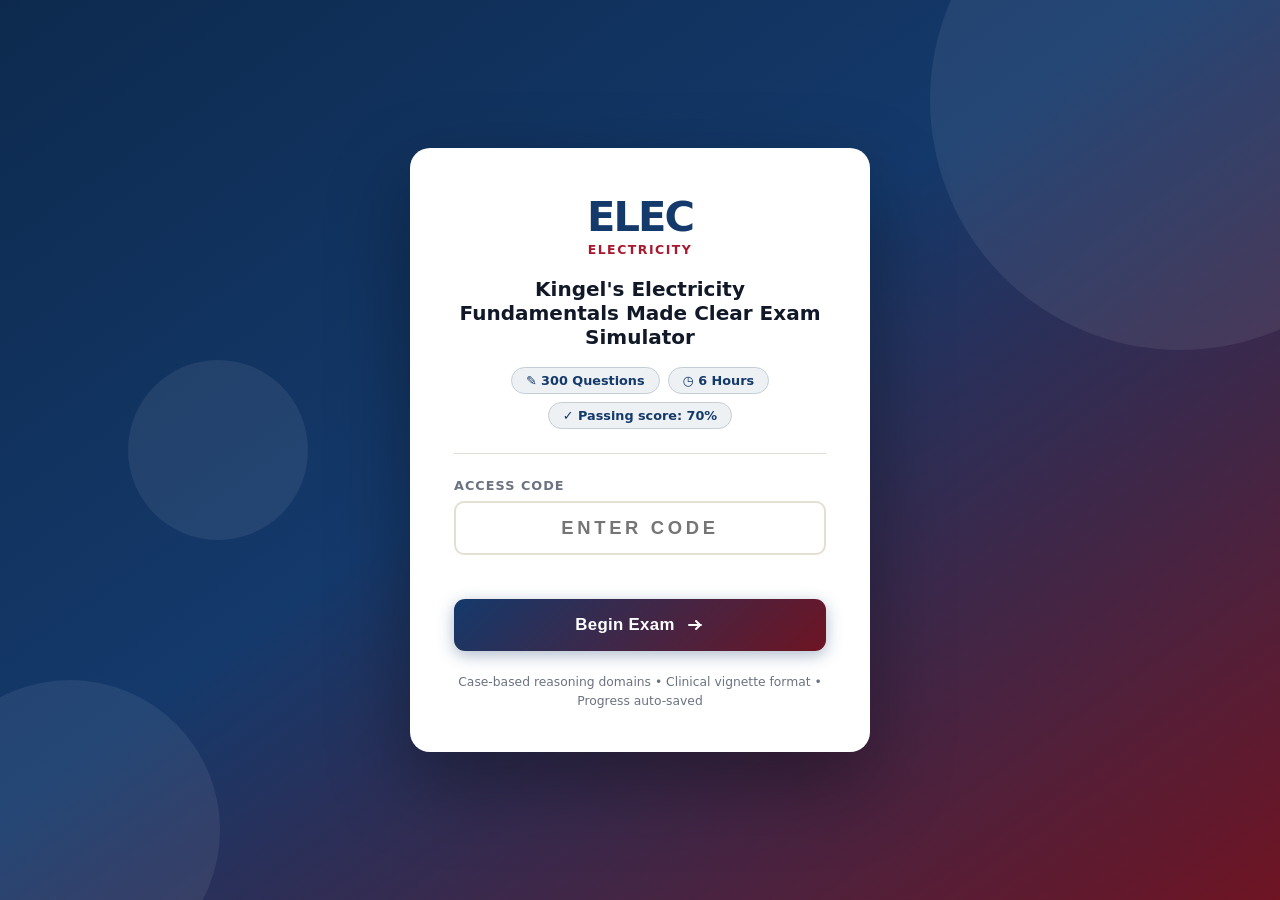
<file: index.html>
<!DOCTYPE html>
<html lang="en">
<head>
  <meta charset="UTF-8" />
  <meta name="viewport" content="width=device-width, initial-scale=1.0" />
  <title>Kingel's Electricity Fundamentals Made Clear - Exam Simulator</title>
  <link rel="stylesheet" href="style.css?v=1" />
</head>
<body>

<!-- ── Access Gate ──────────────────────────────────────────────────────── -->
<div id="access-gate">
  <div class="gate-bg-shapes">
    <div class="shape shape-1"></div>
    <div class="shape shape-2"></div>
    <div class="shape shape-3"></div>
  </div>
  <div class="gate-card">
    <div class="gate-logo">
      <div class="logo-badge">ELEC</div>
      <div class="logo-sub">Electricity</div>
    </div>

    <div class="gate-title">Kingel's Electricity Fundamentals Made Clear Exam Simulator</div>
    <div class="gate-meta-row">
      <div class="gate-chip">&#9998; 300 Questions</div>
      <div class="gate-chip">&#9719; 6 Hours</div>
      <div class="gate-chip">&#10003; Passing score: 70%</div>
    </div>

    <div class="gate-divider"></div>

    <label for="access-code-input">Access Code</label>
    <div class="input-wrap">
      <input
        type="text"
        id="access-code-input"
        placeholder="Enter code"
        maxlength="20"
        autocomplete="off"
        spellcheck="false"
      />
    </div>
    <div class="error-msg" id="gate-error"></div>
    <button class="btn-start" id="gate-submit">
      <span>Begin Exam</span>
      <svg width="20" height="20" viewBox="0 0 20 20" fill="none"><path d="M4 10h12M11 6l4 4-4 4" stroke="currentColor" stroke-width="2" stroke-linecap="round" stroke-linejoin="round"/></svg>
    </button>

    <div class="gate-footer">
      Case-based reasoning domains &bull; Clinical vignette format &bull; Progress auto-saved
    </div>
  </div>
</div>

<!-- ── Exam App ─────────────────────────────────────────────────────────── -->
<div id="exam-app">

  <!-- Header -->
  <header class="exam-header">
    <div class="brand">
      <span class="brand-ne">Electricity</span>
      <span class="brand-label">Simulator</span>
    </div>

    <div class="header-center">
      <div class="progress-info">
        <span id="progress-text">0 of 300 answered</span>
      </div>
    </div>

    <div class="timer-block" id="timer-block">
      <div class="timer-icon">&#9716;</div>
      <div>
        <div class="timer-label">Time Left</div>
        <div class="timer-value" id="timer-value">06:00:00</div>
      </div>
    </div>

    <button class="btn-submit-header" id="btn-submit-header">&#10003; Submit</button>

    <button class="btn-map-toggle" id="btn-map-toggle" title="Question Map">
      <svg width="18" height="18" viewBox="0 0 18 18" fill="none"><rect x="1" y="1" width="4" height="4" rx="1" fill="currentColor"/><rect x="7" y="1" width="4" height="4" rx="1" fill="currentColor"/><rect x="13" y="1" width="4" height="4" rx="1" fill="currentColor"/><rect x="1" y="7" width="4" height="4" rx="1" fill="currentColor"/><rect x="7" y="7" width="4" height="4" rx="1" fill="currentColor"/><rect x="13" y="7" width="4" height="4" rx="1" fill="currentColor"/><rect x="1" y="13" width="4" height="4" rx="1" fill="currentColor"/><rect x="7" y="13" width="4" height="4" rx="1" fill="currentColor"/><rect x="13" y="13" width="4" height="4" rx="1" fill="currentColor"/></svg>
      Map
    </button>
  </header>

  <!-- Mobile Question Map Overlay -->
  <div id="mobile-map-overlay">
    <div id="mobile-map-panel">
      <div class="mobile-map-header">
        <span>Question Navigator</span>
        <button id="mobile-map-close">&#10005;</button>
      </div>
      <div class="legend-row" style="padding:0 16px 10px;">
        <div class="legend-item"><div class="legend-dot answered-d"></div> Answered</div>
        <div class="legend-item"><div class="legend-dot flagged-d"></div> Flagged</div>
        <div class="legend-item"><div class="legend-dot current-d"></div> Current</div>
        <div class="legend-item"><div class="legend-dot unanswered-d"></div> Unanswered</div>
      </div>
      <div class="q-grid" id="q-grid-mobile"></div>
      <button class="btn-submit-mobile" id="btn-submit-mobile">&#10003; Submit Exam</button>
    </div>
  </div>

  <!-- Progress bar -->
  <div class="progress-bar-wrap">
    <div class="progress-bar-fill" id="progress-fill" style="width:0%"></div>
  </div>

  <!-- Body -->
  <div class="exam-body">

    <!-- Question Card -->
    <div class="question-card">
      <div class="q-meta">
        <div class="q-num" id="q-num-label">Question 1 of 300</div>
        <div class="q-meta-right">
          <span class="domain-badge" id="domain-badge">Domain</span>
          <button class="flag-btn" id="flag-btn" title="Flag for review">
            <svg width="16" height="16" viewBox="0 0 16 16" fill="none"><path d="M3 2v12M3 2h8l-2 4 2 4H3" stroke="currentColor" stroke-width="1.5" stroke-linecap="round" stroke-linejoin="round"/></svg>
            <span id="flag-label">Flag</span>
          </button>
        </div>
      </div>

      <div class="question-text" id="question-text">Loading...</div>

      <ul class="options-list" id="options-list"></ul>

      <div class="explanation-panel" id="explanation-panel"></div>

      <div class="q-nav">
        <button class="btn-nav btn-prev" id="btn-prev">
          <svg width="16" height="16" viewBox="0 0 16 16" fill="none"><path d="M10 3L5 8l5 5" stroke="currentColor" stroke-width="2" stroke-linecap="round" stroke-linejoin="round"/></svg>
          Previous
        </button>
        <button class="btn-nav btn-next" id="btn-next">
          Next
          <svg width="16" height="16" viewBox="0 0 16 16" fill="none"><path d="M6 3l5 5-5 5" stroke="currentColor" stroke-width="2" stroke-linecap="round" stroke-linejoin="round"/></svg>
        </button>
      </div>
    </div>

    <!-- Side Panel -->
    <aside class="side-panel">
      <div class="side-card">
        <h3>Progress</h3>
        <div class="stats-grid">
          <div class="stat-box answered-box">
            <div class="stat-num" id="stat-answered">0</div>
            <div class="stat-label">Answered</div>
          </div>
          <div class="stat-box flagged-box">
            <div class="stat-num" id="stat-flagged">0</div>
            <div class="stat-label">Flagged</div>
          </div>
          <div class="stat-box remaining-box">
            <div class="stat-num" id="stat-remaining">300</div>
            <div class="stat-label">Remaining</div>
          </div>
        </div>
      </div>

      <div class="side-card">
        <h3>Question Navigator</h3>
        <div class="legend-row">
          <div class="legend-item"><div class="legend-dot answered-d"></div> Answered</div>
          <div class="legend-item"><div class="legend-dot flagged-d"></div> Flagged</div>
          <div class="legend-item"><div class="legend-dot current-d"></div> Current</div>
          <div class="legend-item"><div class="legend-dot unanswered-d"></div> Unanswered</div>
        </div>
        <div class="q-grid" id="q-grid"></div>
      </div>

      <div class="side-card submit-card">
        <button class="btn-submit-side" id="btn-submit-exam">&#10003; Submit Exam</button>
        <div class="submit-note">All 300 questions must be answered</div>
      </div>

      <div class="side-card tips-card">
        <div class="tips-icon">&#128161;</div>
        <div class="tips-text">
          Flag questions to revisit. Navigate freely, your progress saves automatically.
        </div>
      </div>
    </aside>
  </div>
</div>

<!-- ── Submit Modal ──────────────────────────────────────────────────── -->
<div id="submit-modal-overlay">
  <div id="submit-modal">
    <div class="sm-icon" id="sm-icon"></div>
    <div class="sm-title" id="sm-title"></div>
    <div class="sm-body"  id="sm-body"></div>
    <div class="sm-actions" id="sm-actions"></div>
  </div>
</div>

<!-- ── Results Page ──────────────────────────────────────────────────────── -->
<div id="results-page">
  <div class="results-container">

    <div class="results-header">
      <div class="results-logo">ELEC</div>
      <h1>Exam Complete</h1>
      <p id="res-timeout-msg" style="display:none;" class="timeout-msg">Time expired. Exam was auto-submitted.</p>
    </div>

    <div class="score-block">
      <div class="score-card score-main" id="res-status-card">
        <div class="sc-icon" id="res-icon">&#9733;</div>
        <div class="sc-value" id="res-status">...</div>
        <div class="sc-sub" id="res-sub">...</div>
      </div>
      <div class="score-card">
        <div class="sc-label">Score</div>
        <div class="sc-value" id="res-score">...</div>
        <div class="sc-sub">Questions correct</div>
      </div>
      <div class="score-card">
        <div class="sc-label">Percentage</div>
        <div class="sc-value" id="res-pct">...</div>
        <div class="sc-sub">Passing score: 70%</div>
      </div>
    </div>

    <div class="domain-breakdown">
      <h2>&#9000; Performance by Domain</h2>
      <div id="domain-breakdown-rows"></div>
    </div>

    <div class="results-actions">
      <button class="btn-results secondary" id="btn-print">&#128438; Print Results</button>
      <button class="btn-results primary" id="btn-reset">&#8635; New Exam</button>
    </div>

    <div class="review-controls">
      <h2>Answer Review</h2>
      <div class="review-filter">
        <button class="filter-btn active" data-filter="all">All 300</button>
        <button class="filter-btn" data-filter="wrong">Wrong Only</button>
        <button class="filter-btn" data-filter="correct">Correct Only</button>
      </div>
    </div>
    <div id="review-list"></div>

  </div>
</div>

<script src="questions.js?v=1"></script>
<script src="app.js?v=1"></script>
</body>
</html>
</file>
<file: style.css>
/* Kingel's Electricity Fundamentals Made Clear 2026, Exam Simulator Styles */
*, *::before, *::after { box-sizing: border-box; margin: 0; padding: 0; }

:root {
  --crimson:    #14396B;
  --crimson-dk: #0D2A4E;
  --gold:       #A6192E;
  --gold-lt:    #D4894F;
  --teal:       #37607A;
  --green:      #059669;
  --red:        #DC2626;
  --white:      #FFFFFF;
  --bg:         #F6F3EC;
  --card-bg:    #FFFFFF;
  --border:     #E3DFD3;
  --text:       #111827;
  --muted:      #6B7280;
  --correct-bg:     #D1FAE5;
  --correct-border: #059669;
  --wrong-bg:       #FEE2E2;
  --wrong-border:   #DC2626;
  --selected-bg:    #EEF1F3;
  --selected-border:#14396B;
  --radius:     12px;
  --shadow:     0 2px 16px rgba(0,0,0,0.07);
}

body {
  font-family: 'Segoe UI', system-ui, -apple-system, sans-serif;
  background: var(--bg);
  color: var(--text);
  min-height: 100vh;
  font-size: 15px;
}

/* ── Access Gate ──────────────────────────────────────────────────── */
#access-gate {
  display: flex;
  align-items: center;
  justify-content: center;
  min-height: 100vh;
  background: linear-gradient(145deg, #0D2A4E 0%, #14396B 45%, #6E1423 100%);
  position: relative;
  overflow: hidden;
}

.gate-bg-shapes { position: absolute; inset: 0; pointer-events: none; }
.shape {
  position: absolute;
  border-radius: 50%;
  opacity: 0.07;
  background: white;
}
.shape-1 { width: 500px; height: 500px; top: -150px; right: -150px; }
.shape-2 { width: 300px; height: 300px; bottom: -80px; left: -80px; }
.shape-3 { width: 180px; height: 180px; top: 40%; left: 10%; }

.gate-card {
  position: relative;
  background: var(--white);
  border-radius: 20px;
  padding: 48px 44px 40px;
  max-width: 460px;
  width: 90%;
  box-shadow: 0 32px 80px rgba(0,0,0,0.35);
}

.gate-logo { text-align: center; margin-bottom: 20px; }

.logo-badge {
  display: inline-block;
  font-size: 2.6rem;
  font-weight: 900;
  color: var(--crimson);
  letter-spacing: -2px;
  line-height: 1;
}
.logo-badge span { color: var(--gold); }

.logo-sub {
  font-size: 0.78rem;
  font-weight: 600;
  color: var(--gold);
  text-transform: uppercase;
  letter-spacing: 0.12em;
  margin-top: 4px;
}

.gate-title {
  font-size: 1.25rem;
  font-weight: 700;
  color: var(--text);
  text-align: center;
  margin-bottom: 18px;
}

.gate-meta-row {
  display: flex;
  gap: 8px;
  justify-content: center;
  flex-wrap: wrap;
  margin-bottom: 24px;
}

.gate-chip {
  padding: 5px 14px;
  border-radius: 20px;
  background: #EEF1F3;
  color: var(--crimson);
  font-size: 0.8rem;
  font-weight: 700;
  border: 1.5px solid #C3CED6;
}

.gate-divider { height: 1px; background: var(--border); margin-bottom: 24px; }

.gate-card label {
  display: block;
  font-size: 0.8rem;
  font-weight: 700;
  color: var(--muted);
  text-transform: uppercase;
  letter-spacing: 0.08em;
  margin-bottom: 8px;
}

.input-wrap { position: relative; margin-bottom: 6px; }

.input-wrap input {
  width: 100%;
  padding: 14px 20px;
  border: 2px solid var(--border);
  border-radius: 10px;
  font-size: 1.15rem;
  font-weight: 700;
  letter-spacing: 0.2em;
  text-align: center;
  text-transform: uppercase;
  outline: none;
  transition: border-color 0.2s, box-shadow 0.2s;
  color: var(--crimson);
}
.input-wrap input:focus {
  border-color: var(--crimson);
  box-shadow: 0 0 0 3px rgba(20,57,107,0.12);
}

.error-msg {
  color: var(--red);
  font-size: 0.85rem;
  text-align: center;
  min-height: 22px;
  margin-bottom: 4px;
}

.btn-start {
  display: flex;
  align-items: center;
  justify-content: center;
  gap: 10px;
  width: 100%;
  padding: 16px;
  background: linear-gradient(135deg, var(--crimson) 0%, #6E1423 100%);
  color: var(--white);
  border: none;
  border-radius: 11px;
  font-size: 1.05rem;
  font-weight: 800;
  cursor: pointer;
  margin-top: 16px;
  transition: transform 0.15s, box-shadow 0.15s;
  letter-spacing: 0.02em;
  box-shadow: 0 4px 16px rgba(20,57,107,0.35);
}
.btn-start:hover { transform: translateY(-1px); box-shadow: 0 6px 20px rgba(20,57,107,0.45); }
.btn-start:active { transform: scale(0.98); }

.gate-footer {
  margin-top: 22px;
  text-align: center;
  font-size: 0.77rem;
  color: var(--muted);
  line-height: 1.6;
}

/* ── Main Exam Layout ─────────────────────────────────────────── */
#exam-app { display: none; min-height: 100vh; }

.exam-header {
  background: var(--crimson);
  color: var(--white);
  padding: 0 24px;
  height: 58px;
  display: flex;
  align-items: center;
  justify-content: space-between;
  position: sticky;
  top: 0;
  z-index: 100;
  box-shadow: 0 2px 12px rgba(0,0,0,0.25);
}

.brand {
  display: flex;
  align-items: baseline;
  gap: 2px;
  font-weight: 900;
  font-size: 1.25rem;
  letter-spacing: -0.5px;
}
.brand-ne { color: white; }
.brand-dot { color: var(--gold-lt); }
.brand-bc { color: var(--gold-lt); }
.brand-label {
  font-size: 0.72rem;
  font-weight: 600;
  color: rgba(255,255,255,0.55);
  letter-spacing: 0.06em;
  text-transform: uppercase;
  margin-left: 8px;
  align-self: center;
}

.header-center { flex: 1; text-align: center; }
.progress-info { font-size: 0.82rem; font-weight: 600; color: rgba(255,255,255,0.7); }

.timer-block {
  display: flex;
  align-items: center;
  gap: 8px;
  background: rgba(255,255,255,0.1);
  border: 1px solid rgba(255,255,255,0.18);
  border-radius: 9px;
  padding: 6px 14px;
}

.timer-icon { font-size: 1rem; opacity: 0.7; }
.timer-label { font-size: 0.65rem; font-weight: 700; color: rgba(255,255,255,0.6); text-transform: uppercase; letter-spacing: 0.06em; line-height: 1; }
.timer-value { font-size: 1.2rem; font-weight: 900; font-variant-numeric: tabular-nums; line-height: 1.2; }
.timer-value.warning { color: #FCD34D; }
.timer-value.critical { color: #FCA5A5; animation: pulse 1s infinite; }

@keyframes pulse { 0%,100%{ opacity:1; } 50%{ opacity:0.4; } }

.progress-bar-wrap { background: rgba(0,0,0,0.08); height: 5px; }
.progress-bar-fill {
  height: 5px;
  background: linear-gradient(90deg, var(--gold), var(--gold-lt));
  transition: width 0.4s ease;
}

.exam-body {
  display: grid;
  grid-template-columns: 1fr 280px;
  gap: 0;
  max-width: 1160px;
  margin: 0 auto;
  padding: 24px 16px;
  align-items: start;
}

.question-card {
  background: var(--card-bg);
  border-radius: var(--radius);
  padding: 34px 38px;
  box-shadow: var(--shadow);
  margin-right: 20px;
  border: 1px solid var(--border);
}

.q-meta {
  display: flex;
  align-items: center;
  justify-content: space-between;
  margin-bottom: 22px;
}

.q-num {
  font-size: 0.8rem;
  font-weight: 700;
  color: var(--muted);
  text-transform: uppercase;
  letter-spacing: 0.06em;
}

.q-meta-right { display: flex; align-items: center; gap: 10px; }

.domain-badge {
  font-size: 0.72rem;
  font-weight: 800;
  padding: 4px 12px;
  border-radius: 20px;
  color: white;
  text-transform: uppercase;
  letter-spacing: 0.06em;
}

/* Kingel's Electricity Fundamentals Made Clear domain badge colors */
.domain-badge.safety           { background: #22304A; }
.domain-badge.fundamentals     { background: #7B0D1E; }
.domain-badge.dc_theory        { background: #0E4D57; }
.domain-badge.dc_circuits      { background: #B5651D; }
.domain-badge.wiring           { background: #5B1E8A; }
.domain-badge.components       { background: #14396B; }
.domain-badge.sources          { background: #2D6A4F; }
.domain-badge.magnetism        { background: #6B4423; }
.domain-badge.instruments      { background: #8B1A1A; }
.domain-badge.ac_theory        { background: #4A2545; }
.domain-badge.three_phase      { background: #0A7E8C; }
.domain-badge.transformers     { background: #1F4D3D; }
.domain-badge.motors           { background: #263845; }
.domain-badge.controls         { background: #A6192E; }
.domain-badge.protection       { background: #24445C; }
.domain-badge.electronics      { background: #C47A00; }
.domain-badge.troubleshooting  { background: #8B5FBF; }

.flag-btn {
  display: flex;
  align-items: center;
  gap: 5px;
  background: var(--bg);
  border: 1.5px solid var(--border);
  border-radius: 8px;
  font-size: 0.78rem;
  font-weight: 600;
  color: var(--muted);
  padding: 5px 10px;
  cursor: pointer;
  transition: all 0.18s;
}
.flag-btn:hover { border-color: var(--gold); color: #92400E; background: #FFFBEB; }
.flag-btn.flagged { background: #FEF3C7; border-color: #F59E0B; color: #92400E; }

.question-text {
  font-size: 1.04rem;
  font-weight: 600;
  line-height: 1.7;
  color: var(--text);
  margin-bottom: 28px;
}

.options-list { list-style: none; display: flex; flex-direction: column; gap: 10px; }

.option-item {
  display: flex;
  align-items: center;
  gap: 14px;
  padding: 14px 18px;
  border: 2px solid var(--border);
  border-radius: 10px;
  cursor: pointer;
  transition: all 0.15s;
  background: var(--card-bg);
}

.option-item:hover:not(.disabled) {
  border-color: var(--crimson);
  background: #EEF1F3;
  transform: translateX(2px);
}

.option-item.selected { border-color: var(--selected-border); background: var(--selected-bg); }
.option-item.correct  { border-color: var(--correct-border); background: var(--correct-bg); }
.option-item.wrong    { border-color: var(--wrong-border); background: var(--wrong-bg); }
.option-item.disabled { cursor: default; pointer-events: none; transform: none; }

.option-letter {
  flex-shrink: 0;
  width: 30px;
  height: 30px;
  border-radius: 50%;
  border: 2px solid var(--border);
  display: flex;
  align-items: center;
  justify-content: center;
  font-size: 0.82rem;
  font-weight: 800;
  color: var(--muted);
  background: var(--bg);
  transition: all 0.15s;
}

.option-item.selected .option-letter { background: var(--crimson); border-color: var(--crimson); color: white; }
.option-item.correct  .option-letter { background: var(--correct-border); border-color: var(--correct-border); color: white; }
.option-item.wrong    .option-letter { background: var(--red); border-color: var(--red); color: white; }

.option-text { font-size: 0.96rem; line-height: 1.55; }

.option-check { margin-left: auto; flex-shrink: 0; font-size: 1.1rem; display: none; }
.option-item.correct .option-check { display: block; color: var(--correct-border); }
.option-item.wrong   .option-check { display: block; color: var(--red); }

.explanation-panel {
  display: none;
  margin-top: 22px;
  padding: 18px 22px;
  background: linear-gradient(135deg, #F0FDF4 0%, #ECFDF5 100%);
  border: 1.5px solid #6EE7B7;
  border-radius: 10px;
  font-size: 0.93rem;
  line-height: 1.7;
  color: #065F46;
}
.explanation-panel.show { display: block; }
.explanation-panel .exp-label {
  display: flex;
  align-items: center;
  gap: 6px;
  font-weight: 800;
  color: #047857;
  margin-bottom: 6px;
  font-size: 0.85rem;
  text-transform: uppercase;
  letter-spacing: 0.05em;
}

.q-nav {
  display: flex;
  align-items: center;
  justify-content: space-between;
  margin-top: 30px;
  gap: 12px;
}

.btn-nav {
  display: flex;
  align-items: center;
  gap: 6px;
  padding: 10px 22px;
  border-radius: 9px;
  border: 2px solid var(--border);
  background: var(--card-bg);
  color: var(--crimson);
  font-size: 0.9rem;
  font-weight: 700;
  cursor: pointer;
  transition: all 0.15s;
}
.btn-nav:hover { border-color: var(--crimson); background: #EEF1F3; }
.btn-nav:disabled { opacity: 0.3; cursor: default; pointer-events: none; }

.side-panel { position: sticky; top: 74px; }

.side-card {
  background: var(--card-bg);
  border-radius: var(--radius);
  padding: 20px;
  box-shadow: var(--shadow);
  border: 1px solid var(--border);
  margin-bottom: 14px;
}

.side-card h3 {
  font-size: 0.75rem;
  font-weight: 800;
  color: var(--muted);
  text-transform: uppercase;
  letter-spacing: 0.08em;
  margin-bottom: 14px;
}

.stats-grid { display: grid; grid-template-columns: 1fr 1fr 1fr; gap: 8px; }

.stat-box { text-align: center; padding: 10px 6px; border-radius: 8px; border: 1.5px solid transparent; }
.answered-box { background: #ECFDF5; border-color: #A7F3D0; }
.flagged-box  { background: #FFFBEB; border-color: #FDE68A; }
.remaining-box{ background: #EEF1F3; border-color: #C3CED6; }

.stat-num { font-size: 1.4rem; font-weight: 900; line-height: 1; margin-bottom: 2px; }
.answered-box  .stat-num { color: var(--green); }
.flagged-box   .stat-num { color: #D97706; }
.remaining-box .stat-num { color: var(--crimson); }

.stat-label { font-size: 0.67rem; font-weight: 700; color: var(--muted); text-transform: uppercase; letter-spacing: 0.05em; }

.legend-row { display: flex; gap: 12px; flex-wrap: wrap; margin-bottom: 10px; }
.legend-item { display: flex; align-items: center; gap: 5px; font-size: 0.72rem; color: var(--muted); font-weight: 600; }
.legend-dot { width: 10px; height: 10px; border-radius: 2px; flex-shrink: 0; }
.legend-dot.answered-d   { background: var(--gold); }
.legend-dot.flagged-d    { background: #F59E0B; }
.legend-dot.current-d    { border: 2px solid var(--crimson); background: white; }
.legend-dot.unanswered-d { background: var(--bg); border: 1.5px solid var(--border); }

.q-grid { display: grid; grid-template-columns: repeat(10, 1fr); gap: 3px; }

.q-dot {
  width: 22px;
  height: 22px;
  border-radius: 4px;
  border: 1.5px solid var(--border);
  background: var(--bg);
  font-size: 0.55rem;
  font-weight: 700;
  display: flex;
  align-items: center;
  justify-content: center;
  cursor: pointer;
  transition: all 0.1s;
  color: var(--muted);
}
.q-dot:hover { border-color: var(--crimson); color: var(--crimson); }
.q-dot.answered { background: var(--gold); border-color: var(--gold); color: white; }
.q-dot.flagged  { background: #FEF3C7; border-color: #F59E0B; color: #92400E; }
.q-dot.current  { border-color: var(--crimson); outline: 2px solid var(--crimson); outline-offset: 1px; }

.tips-card { display: flex; align-items: flex-start; gap: 10px; background: #FFF8F0; padding: 14px 16px; }
.tips-icon { font-size: 1.2rem; flex-shrink: 0; margin-top: 1px; }
.tips-text { font-size: 0.78rem; color: var(--muted); line-height: 1.6; }

.btn-submit-header {
  padding: 9px 18px;
  border-radius: 8px;
  border: none;
  background: linear-gradient(135deg, var(--gold) 0%, #6E1423 100%);
  color: #FFFFFF;
  font-size: 0.85rem;
  font-weight: 800;
  cursor: pointer;
  transition: all 0.18s;
  box-shadow: 0 2px 10px rgba(166,25,46,0.35);
  letter-spacing: 0.02em;
  white-space: nowrap;
  flex-shrink: 0;
}
.btn-submit-header:hover { transform: translateY(-1px); box-shadow: 0 4px 14px rgba(166,25,46,0.5); }
.btn-submit-header:disabled { opacity: 0.4; cursor: default; transform: none; box-shadow: none; }

.btn-map-toggle {
  display: none;
  align-items: center;
  gap: 5px;
  padding: 7px 12px;
  border-radius: 8px;
  border: 1.5px solid rgba(255,255,255,0.3);
  background: rgba(255,255,255,0.1);
  color: white;
  font-size: 0.8rem;
  font-weight: 700;
  cursor: pointer;
  flex-shrink: 0;
}

#mobile-map-overlay {
  display: none;
  position: fixed;
  inset: 0;
  background: rgba(0,0,0,0.55);
  z-index: 900;
  align-items: flex-end;
  justify-content: center;
}
#mobile-map-overlay.open { display: flex; }

#mobile-map-panel {
  width: 100%;
  max-width: 480px;
  background: #fff;
  border-radius: 18px 18px 0 0;
  padding: 0 0 24px;
  max-height: 80vh;
  overflow-y: auto;
}
.mobile-map-header {
  display: flex;
  justify-content: space-between;
  align-items: center;
  padding: 16px 18px 12px;
  font-weight: 800;
  font-size: 1rem;
  border-bottom: 1px solid var(--border);
  position: sticky;
  top: 0;
  background: #fff;
  z-index: 1;
}
.mobile-map-header button { background: none; border: none; font-size: 1.1rem; cursor: pointer; color: var(--muted); padding: 4px 8px; }
#mobile-map-overlay .q-grid { padding: 12px 16px; }
.btn-submit-mobile {
  display: block;
  width: calc(100% - 32px);
  margin: 8px 16px 0;
  padding: 14px 16px;
  border-radius: 9px;
  border: none;
  background: linear-gradient(135deg, var(--gold) 0%, #6E1423 100%);
  color: #FFFFFF;
  font-size: 0.95rem;
  font-weight: 800;
  cursor: pointer;
  box-shadow: 0 3px 12px rgba(166,25,46,0.35);
}

.submit-card { text-align: center; background: #FFFDF0; border-color: #FDE68A; }

.btn-submit-side {
  width: 100%;
  padding: 13px 16px;
  border-radius: 9px;
  border: none;
  background: linear-gradient(135deg, var(--gold) 0%, #6E1423 100%);
  color: #FFFFFF;
  font-size: 0.95rem;
  font-weight: 800;
  cursor: pointer;
  transition: all 0.18s;
  box-shadow: 0 3px 12px rgba(166,25,46,0.35);
  letter-spacing: 0.02em;
}
.btn-submit-side:hover { transform: translateY(-1px); box-shadow: 0 5px 18px rgba(166,25,46,0.5); }
.btn-submit-side:disabled { opacity: 0.4; cursor: default; transform: none; box-shadow: none; }

.submit-note { font-size: 0.68rem; color: var(--muted); margin-top: 7px; font-weight: 600; text-transform: uppercase; letter-spacing: 0.05em; }

#submit-modal-overlay {
  display: none;
  position: fixed;
  inset: 0;
  background: rgba(0,0,0,0.55);
  z-index: 999;
  align-items: center;
  justify-content: center;
}
#submit-modal-overlay.open { display: flex; }

#submit-modal {
  background: white;
  border-radius: 16px;
  padding: 36px 32px 28px;
  max-width: 480px;
  width: 90%;
  box-shadow: 0 24px 64px rgba(0,0,0,0.3);
  text-align: center;
  max-height: 80vh;
  overflow-y: auto;
}

.sm-icon { font-size: 2.4rem; margin-bottom: 10px; }
.sm-title { font-size: 1.15rem; font-weight: 800; color: var(--crimson); margin-bottom: 14px; }
.sm-body { font-size: 0.93rem; color: var(--text); line-height: 1.65; margin-bottom: 20px; }
.sm-body p { margin-bottom: 12px; }

.sm-q-list {
  display: flex;
  flex-wrap: wrap;
  gap: 6px;
  justify-content: center;
  margin-top: 10px;
  max-height: 180px;
  overflow-y: auto;
  padding: 4px;
}

.sm-q-btn {
  padding: 5px 10px;
  border-radius: 6px;
  border: 1.5px solid #FECACA;
  background: #FEE2E2;
  color: #991B1B;
  font-size: 0.78rem;
  font-weight: 800;
  cursor: pointer;
  transition: all 0.12s;
}
.sm-q-btn:hover { background: #FCA5A5; border-color: var(--red); }

.sm-actions { display: flex; gap: 10px; justify-content: center; flex-wrap: wrap; }

.sm-btn-close, .sm-btn-cancel {
  padding: 11px 24px;
  border-radius: 9px;
  border: 2px solid var(--border);
  background: white;
  color: var(--muted);
  font-size: 0.9rem;
  font-weight: 700;
  cursor: pointer;
  transition: all 0.15s;
}
.sm-btn-close { color: var(--crimson); }
.sm-btn-close:hover { background: #EEF1F3; border-color: var(--crimson); }
.sm-btn-cancel:hover { background: #F3F4F6; }

.sm-btn-submit {
  padding: 11px 24px;
  border-radius: 9px;
  border: none;
  background: linear-gradient(135deg, var(--crimson) 0%, #6E1423 100%);
  color: white;
  font-size: 0.9rem;
  font-weight: 800;
  cursor: pointer;
  box-shadow: 0 3px 12px rgba(20,57,107,0.3);
  transition: all 0.15s;
}
.sm-btn-submit:hover { transform: translateY(-1px); box-shadow: 0 5px 16px rgba(20,57,107,0.45); }

/* ── Results Page ─────────────────────────────────────────── */
#results-page { display: none; min-height: 100vh; padding: 40px 20px 60px; background: var(--bg); }
.results-container { max-width: 920px; margin: 0 auto; }

.results-header { text-align: center; margin-bottom: 36px; }

.results-logo {
  display: inline-block;
  font-size: 2rem;
  font-weight: 900;
  color: var(--crimson);
  letter-spacing: -1px;
  margin-bottom: 6px;
}
.results-logo span { color: var(--gold); }

.results-header h1 { font-size: 2.2rem; font-weight: 900; color: var(--crimson); margin-bottom: 6px; }
.timeout-msg { color: var(--red); font-weight: 600; font-size: 0.95rem; margin-top: 6px; }

.score-block { display: grid; grid-template-columns: 1.4fr 1fr 1fr; gap: 14px; margin-bottom: 28px; }

.score-card {
  background: white;
  border-radius: 14px;
  padding: 24px 20px;
  text-align: center;
  box-shadow: var(--shadow);
  border: 1px solid var(--border);
}
.score-card .sc-label { font-size: 0.75rem; font-weight: 800; color: var(--muted); text-transform: uppercase; letter-spacing: 0.08em; margin-bottom: 10px; }
.score-card .sc-value { font-size: 2.4rem; font-weight: 900; color: var(--crimson); line-height: 1.1; }
.score-card .sc-sub { font-size: 0.82rem; color: var(--muted); margin-top: 6px; }
.score-card .sc-icon { font-size: 2.2rem; margin-bottom: 6px; }

.score-card.pass .sc-value { color: var(--green); }
.score-card.pass { border-color: #A7F3D0; background: #F0FDF4; }
.score-card.fail .sc-value { color: var(--red); }
.score-card.fail { border-color: #FECACA; background: #FEF2F2; }
.score-main .sc-value { font-size: 1.8rem; }

.domain-breakdown {
  background: white;
  border-radius: 14px;
  padding: 26px 24px;
  box-shadow: var(--shadow);
  border: 1px solid var(--border);
  margin-bottom: 24px;
}
.domain-breakdown h2 { font-size: 1rem; font-weight: 800; color: var(--crimson); margin-bottom: 20px; }

.domain-row { display: flex; align-items: center; gap: 14px; margin-bottom: 16px; }
.domain-row .dr-label { width: 210px; font-size: 0.87rem; font-weight: 700; flex-shrink: 0; }
.domain-row .dr-bar-wrap { flex: 1; background: var(--bg); border-radius: 6px; height: 14px; overflow: hidden; }
.domain-row .dr-bar { height: 14px; border-radius: 6px; transition: width 1s ease; }
.domain-row .dr-stat { width: 60px; text-align: right; font-size: 0.85rem; font-weight: 800; color: var(--text); }
.domain-row .dr-pct { width: 46px; text-align: right; font-size: 0.8rem; color: var(--muted); font-weight: 600; }

.results-actions { display: flex; gap: 12px; justify-content: center; margin: 28px 0 20px; flex-wrap: wrap; }
.btn-results { padding: 13px 30px; border-radius: 10px; font-size: 0.95rem; font-weight: 800; cursor: pointer; transition: all 0.15s; }
.btn-results.primary { background: var(--crimson); color: white; border: none; box-shadow: 0 3px 12px rgba(20,57,107,0.3); }
.btn-results.primary:hover { background: var(--crimson-dk); transform: translateY(-1px); }
.btn-results.secondary { background: white; color: var(--crimson); border: 2px solid var(--crimson); }
.btn-results.secondary:hover { background: #EEF1F3; }

.review-controls { display: flex; align-items: center; justify-content: space-between; flex-wrap: wrap; gap: 12px; margin-bottom: 16px; }
.review-controls h2 { font-size: 1.05rem; font-weight: 800; color: var(--crimson); }

.review-filter { display: flex; gap: 6px; }
.filter-btn {
  padding: 6px 14px;
  border-radius: 20px;
  border: 1.5px solid var(--border);
  background: white;
  color: var(--muted);
  font-size: 0.8rem;
  font-weight: 700;
  cursor: pointer;
  transition: all 0.15s;
}
.filter-btn:hover { border-color: var(--crimson); color: var(--crimson); }
.filter-btn.active { background: var(--crimson); color: white; border-color: var(--crimson); }

.review-item {
  background: white;
  border-radius: 12px;
  padding: 20px 24px;
  margin-bottom: 12px;
  border: 1px solid var(--border);
  border-left-width: 4px;
  box-shadow: 0 1px 6px rgba(0,0,0,0.04);
}
.review-item.correct-item { border-left-color: var(--correct-border); }
.review-item.wrong-item   { border-left-color: var(--red); }

.review-item .ri-header { display: flex; align-items: center; justify-content: space-between; margin-bottom: 10px; }
.review-item .ri-num { font-size: 0.75rem; font-weight: 700; color: var(--muted); text-transform: uppercase; letter-spacing: 0.05em; }
.review-item .ri-badge { font-size: 0.72rem; font-weight: 800; padding: 3px 10px; border-radius: 20px; }
.ri-badge.correct-badge { background: #D1FAE5; color: #065F46; }
.ri-badge.wrong-badge   { background: #FEE2E2; color: #991B1B; }
.ri-badge.skip-badge    { background: #F3F4F6; color: var(--muted); }

.review-item .ri-q { font-size: 0.93rem; font-weight: 600; margin-bottom: 12px; line-height: 1.6; color: var(--text); }
.review-item .ri-answers { font-size: 0.87rem; margin-bottom: 10px; line-height: 1.6; }
.review-item .ri-correct-ans { color: var(--correct-border); font-weight: 700; }
.review-item .ri-wrong-ans   { color: var(--red); font-weight: 700; }
.review-item .ri-exp { font-size: 0.87rem; color: #374151; line-height: 1.65; border-top: 1px solid var(--border); padding-top: 12px; margin-top: 8px; }
.review-item .ri-exp-label { font-size: 0.72rem; font-weight: 800; color: var(--muted); text-transform: uppercase; letter-spacing: 0.06em; margin-bottom: 4px; }

@media print {
  .exam-header, .side-panel, .q-nav, .flag-btn, .results-actions, .review-filter { display: none !important; }
  .exam-body { grid-template-columns: 1fr; }
  .question-card { margin-right: 0; box-shadow: none; border: none; }
  #results-page { padding: 0; }
}

@media (max-width: 900px) {
  .exam-body { grid-template-columns: 1fr; padding: 16px 12px; }
  .side-panel > .side-card:not(.submit-card) { display: none; }
  .side-panel { position: static; }
  .question-card { margin-right: 0; }
  .score-block { grid-template-columns: 1fr 1fr 1fr; }
  .btn-submit-header { display: none; }
  .btn-map-toggle { display: flex; }
}

@media (max-width: 640px) {
  .gate-card { padding: 32px 22px 28px; }
  .logo-badge { font-size: 2.1rem; }
  .gate-title { font-size: 1.1rem; }
  .gate-chip { font-size: 0.73rem; padding: 4px 10px; }
  .exam-header { padding: 0 14px; height: 52px; }
  .brand { font-size: 1.05rem; }
  .brand-label { display: none; }
  .progress-info { font-size: 0.72rem; }
  .timer-block { padding: 5px 10px; gap: 5px; }
  .timer-value { font-size: 1rem; }
  .timer-icon { display: none; }
  .timer-label { font-size: 0.58rem; }
  .exam-body { padding: 12px 10px; }
  .question-card { padding: 18px 16px; border-radius: 10px; }
  .q-meta { margin-bottom: 16px; flex-wrap: wrap; gap: 8px; }
  .question-text { font-size: 0.97rem; line-height: 1.65; margin-bottom: 20px; }
  .options-list { gap: 8px; }
  .option-item { padding: 14px 14px; gap: 12px; border-radius: 9px; }
  .option-item:hover:not(.disabled) { transform: none; }
  .option-letter { width: 28px; height: 28px; font-size: 0.78rem; }
  .option-text { font-size: 0.92rem; line-height: 1.5; }
  .q-nav { margin-top: 22px; gap: 8px; }
  .btn-nav { padding: 10px 16px; font-size: 0.85rem; }
  .results-header h1 { font-size: 1.7rem; }
  .score-block { grid-template-columns: 1fr; gap: 10px; }
  .score-card { padding: 18px 16px; }
  .domain-breakdown { padding: 18px 16px; }
  .domain-row { gap: 8px; flex-wrap: wrap; }
  .domain-row .dr-label { width: 100%; font-size: 0.82rem; margin-bottom: -6px; }
  .review-controls { flex-direction: column; align-items: flex-start; gap: 8px; }
  .review-item { padding: 16px; }
  .explanation-panel { padding: 14px 16px; font-size: 0.88rem; }
  #submit-modal { padding: 28px 20px 22px; }
  .sm-title { font-size: 1rem; }
}
</file>
